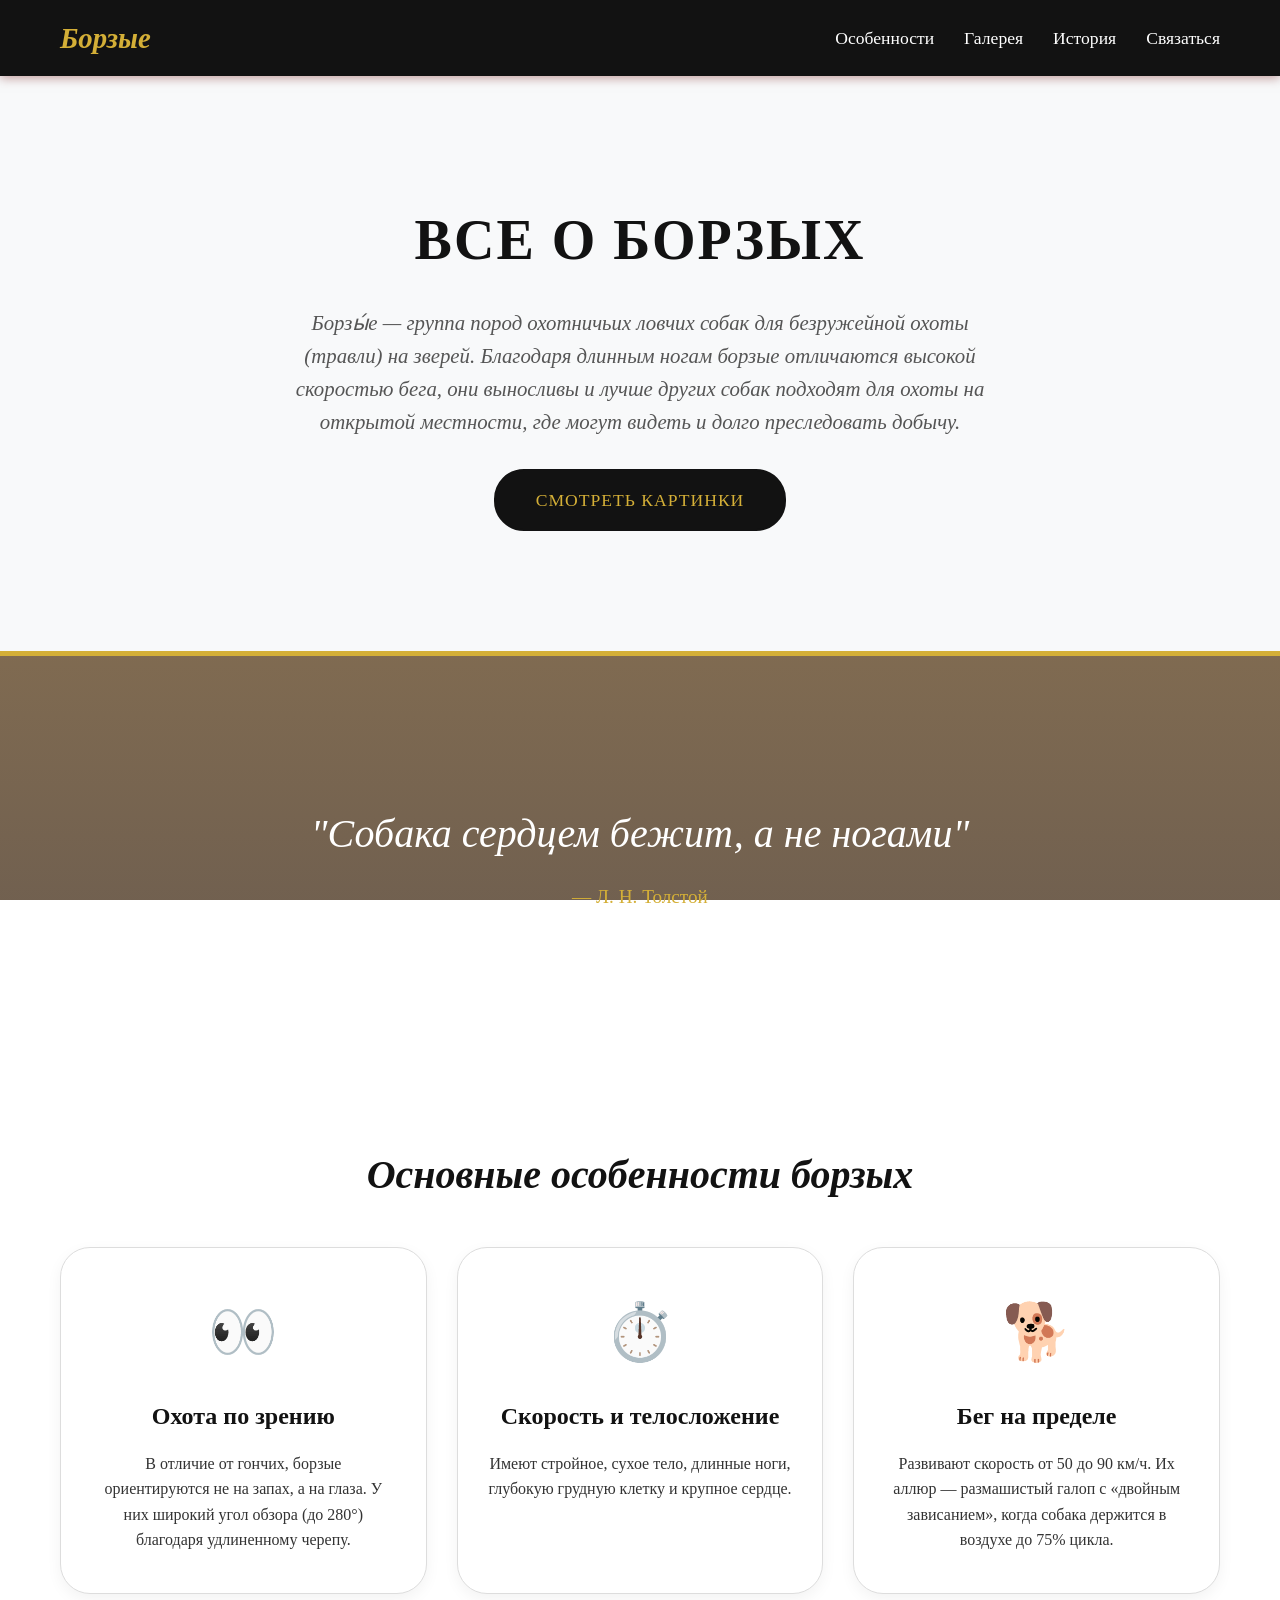
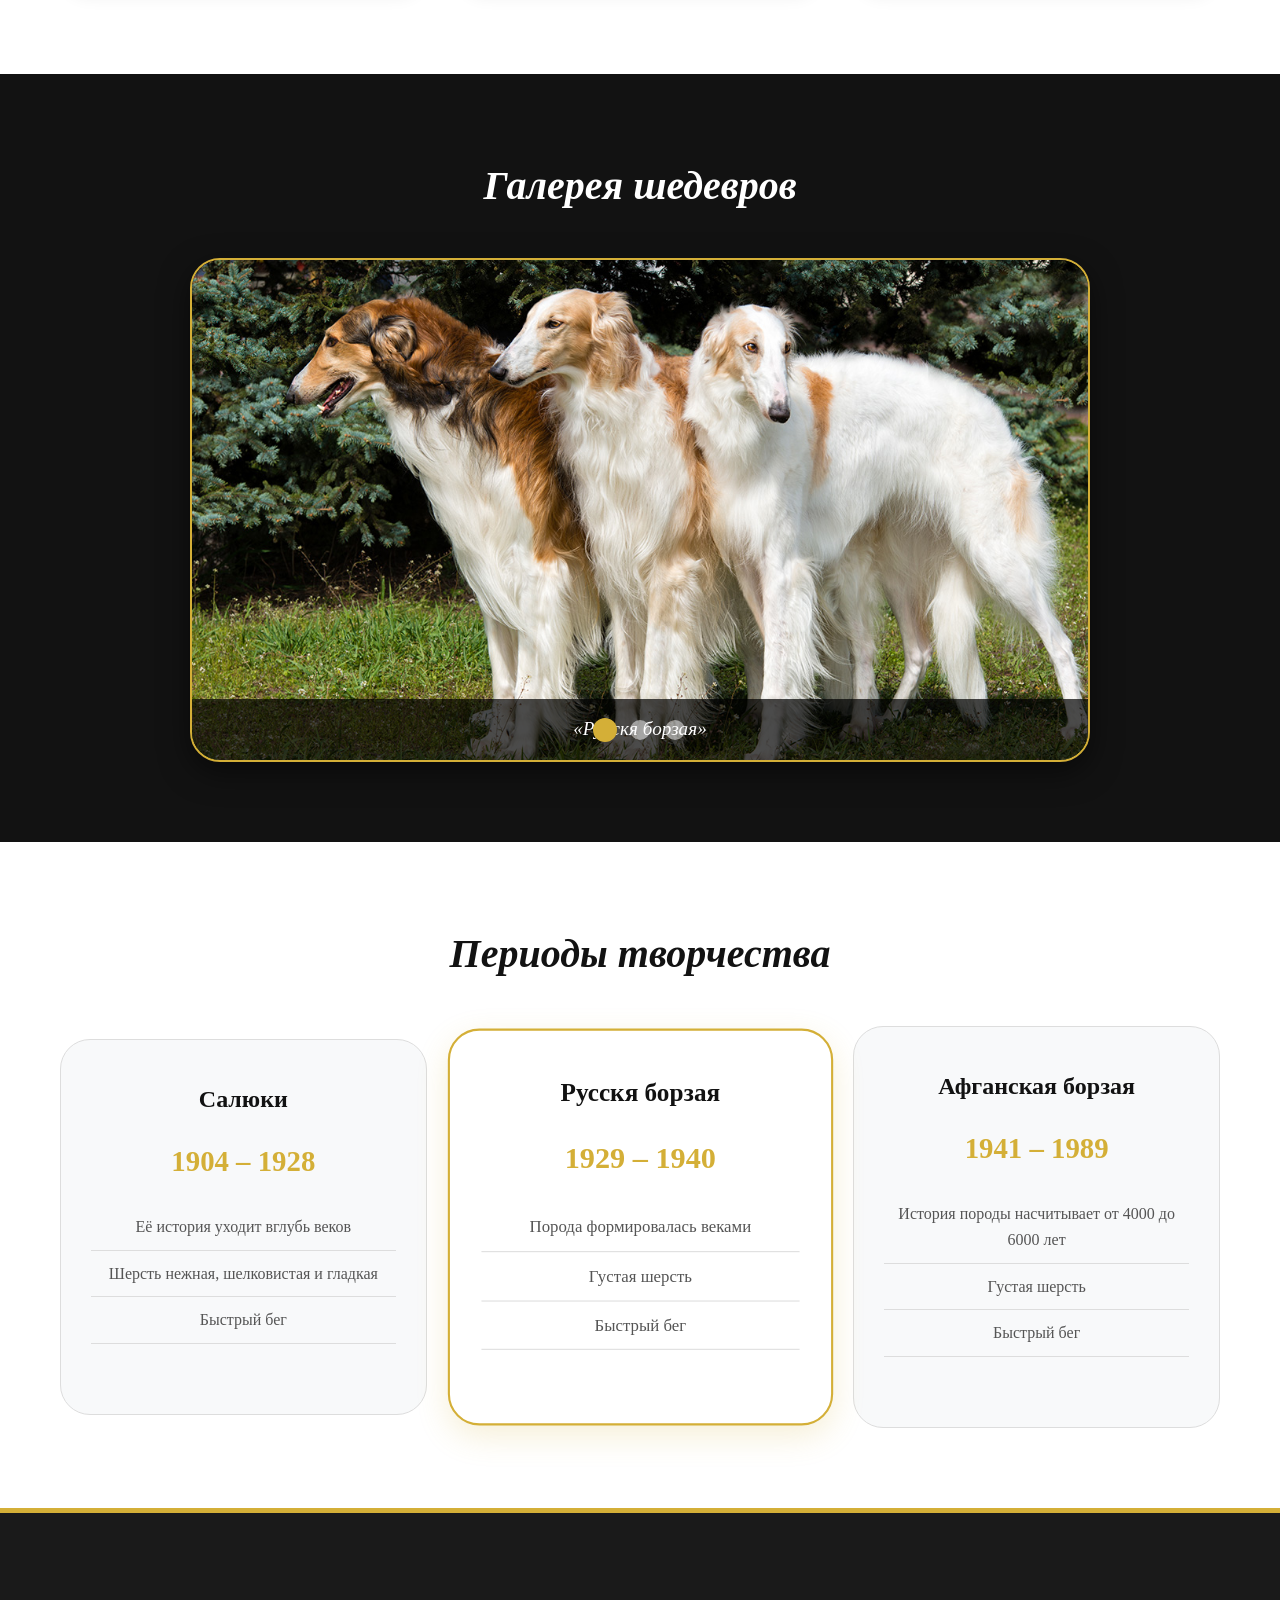
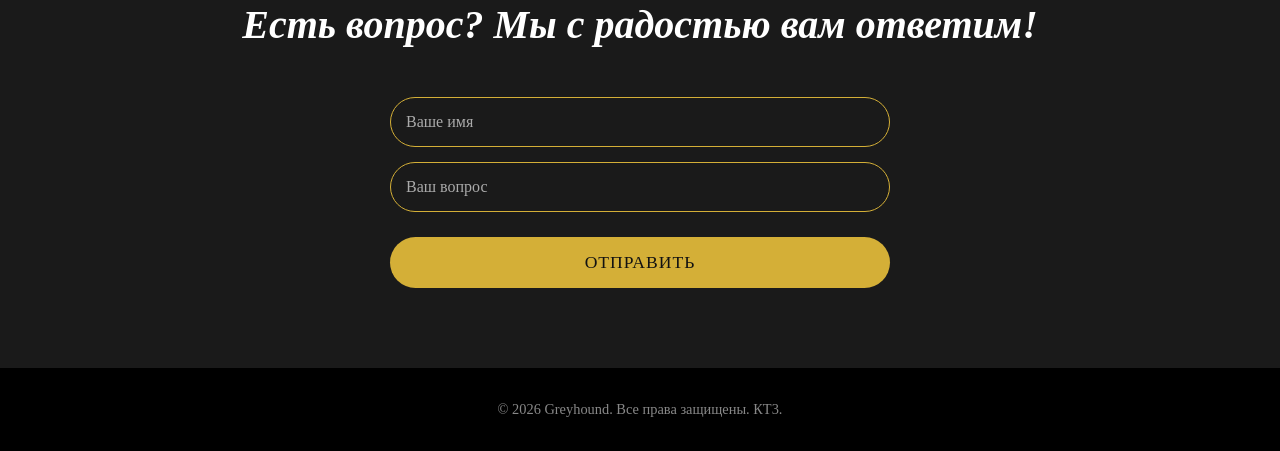
<file: index.html>
<!DOCTYPE html>
<html lang="ru">
<head>
    <meta charset="UTF-8">
    <meta name="viewport" content="width=device-width, initial-scale=1.0">
    <link rel="stylesheet" href="style.css">
    <title>Сальвадор Дали | Мир сюрреализма</title>
</head>
<body>
    <header>
        <div class="container header-inner">
            <a href="index.html" class="logo">Борзые</a>
            <nav>
                <ul>
                    <li><a href="Features.html">Особенности</a></li>
                    <li><a href="Gallery.html">Галерея</a></li>
                    <li><a href="ВАС_КТ3 (1).html">История</a></li>
                    <li><a href="Contact.html">Связаться</a></li>
                </ul>
            </nav>
        </div>
    </header>
    <section class="hero">
        <div class="container">
            <h1>ВСЕ О БОРЗЫХ</h1>
            <p>Борзы́е — группа пород охотничьих ловчих собак для безружейной охоты (травли) на зверей.
            Благодаря длинным ногам борзые отличаются высокой скоростью бега,
            они выносливы и лучше других собак подходят для охоты на открытой местности,
            где могут видеть и долго преследовать добычу.</p>
            <a href="#gallery" class="btn">Смотреть картинки</a>
        </div>
    </section>
    <section class="vibe-block">
        <div>
            <blockquote>
                "Собака сердцем бежит, а не ногами"
            </blockquote>
            <cite>— Л. Н. Толстой</cite>
        </div>
    </section>  
    <section id="themes">
        <div class="container">
            <h2>Основные особенности борзых</h2>
            <div class="themes-grid">
                <div class="theme-card">
                    <div class="icon-placeholder">👀</div>
                    <h3>Охота по зрению</h3>
                    <p>В отличие от гончих, борзые ориентируются не на запах, а на глаза. У них широкий угол обзора (до 280°) благодаря удлиненному черепу.</p>
                </div>
                <div class="theme-card">
                    <div class="icon-placeholder">⏱️</div>
                    <h3>Скорость и телосложение</h3>
                    <p> Имеют стройное, сухое тело, длинные ноги, глубокую грудную клетку и крупное сердце.</p>
                </div>
                <div class="theme-card">
                    <div class="icon-placeholder">🐕</div>
                    <h3>Бег на пределе</h3>
                    <p> Развивают скорость от 50 до 90 км/ч. Их аллюр — размашистый галоп с «двойным зависанием», когда собака держится в воздухе до 75% цикла.</p>
                </div>
            </div>
        </div>
    </section>
    <section id="gallery" class="slider-section">
        <div class="container">
            <h2>Галерея шедевров</h2>           
            <div class="css-slider">
                <input type="radio" name="slider" id="slide1" checked>
                <input type="radio" name="slider" id="slide2">
                <input type="radio" name="slider" id="slide3">
                <div class="slider-track">
                    <div class="slide">
                        <img src="rus_borz.jpg" alt="Русскя борзая">
                        <div class="slide-caption">«Русскя борзая»</div>
                    </div>
                    <div class="slide">
                        <img src="Шабак2.jpg" alt="Салюки">
                        <div class="slide-caption">«Салюки»</div>
                    </div>
                    <div class="slide">
                        <img src="ЕЩЕ Шабака.jpg" alt="Афганская борзая">
                        <div class="slide-caption">«Афганская борзая»</div>
                    </div>
                </div>
                <div class="slider-nav">
                    <label for="slide1"></label>
                    <label for="slide2"></label>
                    <label for="slide3"></label>
                </div>
            </div>
            
        </div>
    </section>
    <section id="eras">
        <div class="container">
            <h2>Периоды творчества</h2>
            <div class="era-grid">
                <div class="era-card">
                    <h3>Салюки</h3>
                    <div class="era-years">1904 – 1928</div>
                    <ul>
                        <li>Её история уходит вглубь веков</li>
                        <li>Шерсть нежная, шелковистая и гладкая</li>
                        <li>Быстрый бег</li>
                    </ul>
                </div>
                <div class="era-card popular">
                    <h3>Русскя борзая</h3>
                    <div class="era-years">1929 – 1940</div>
                    <ul>
                        <li>Порода формировалась веками</li>
                        <li>Густая шерсть</li>
                        <li>Быстрый бег</li>
                    </ul>
                </div>
                <div class="era-card">
                    <h3>Афганская борзая</h3>
                    <div class="era-years">1941 – 1989</div>
                    <ul>
                        <li>История породы насчитывает от 4000 до 6000 лет</li>
                        <li>Густая шерсть</li>
                        <li>Быстрый бег</li>
                    </ul>
                </div>
            </div>
        </div>
    </section>
    <section id="contact" class="contact-section">
        <div class="container">
            <h2>Есть вопрос? Мы с радостью вам ответим!</h2>
            <form class="contact-form">
                <input type="text" placeholder="Ваше имя" required>
                <input type="email" placeholder="Ваш вопрос" required>
                <button type="submit" class="btn">Отправить</button>
            </form>
        </div>
    </section>
    <footer>
        <div class="container">
            <p>&copy; 2026 Greyhound. Все права защищены. КТ3.</p>
        </div>
    </footer>
</body>
</html>
</file>
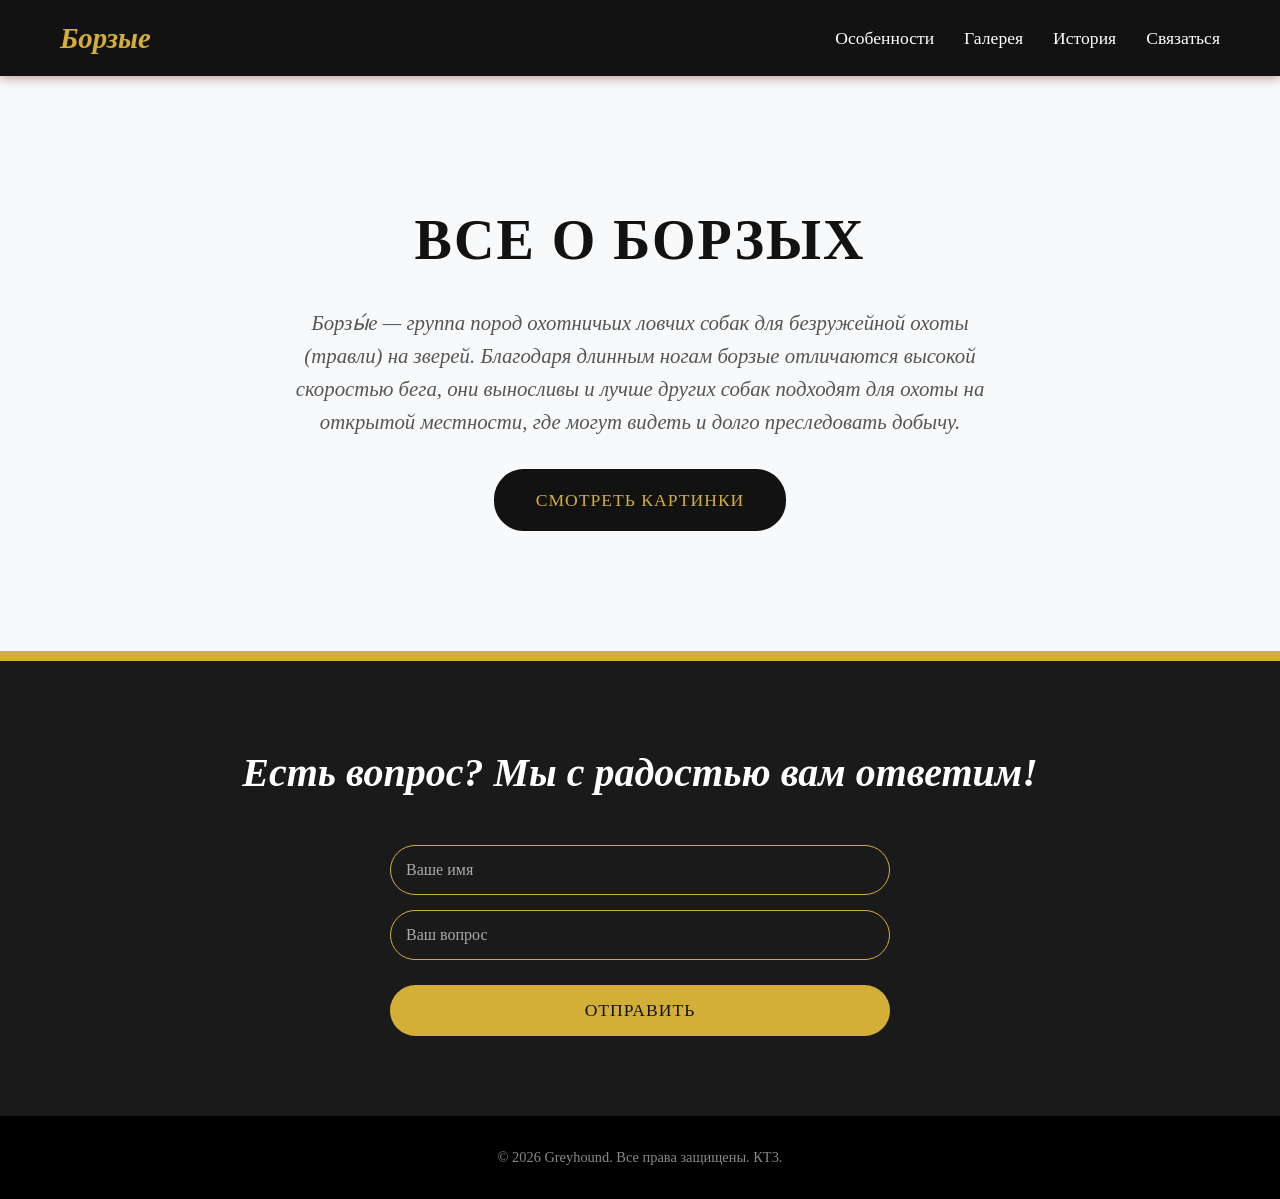
<file: Contact.html>
<!DOCTYPE html>
<html lang="ru">
<head>
    <meta charset="UTF-8">
    <meta name="viewport" content="width=device-width, initial-scale=1.0">
   <link rel="stylesheet" href="style.css">
    <title>Сальвадор Дали | Мир сюрреализма</title>
</head>
<body>
    <header>
        <div class="container header-inner">
            <a href="index.html" class="logo">Борзые</a>
            <nav>
                <ul>
                    <li><a href="Features.html">Особенности</a></li>
                    <li><a href="Gallery.html">Галерея</a></li>
                    <li><a href="ВАС_КТ3 (1).html">История</a></li>
                    <li><a href="Contact.html">Связаться</a></li>
                </ul>
            </nav>
        </div>
    </header>
      <section class="hero">
        <div class="container">
            <h1>ВСЕ О БОРЗЫХ</h1>
            <p>Борзы́е — группа пород охотничьих ловчих собак для безружейной охоты (травли) на зверей.
            Благодаря длинным ногам борзые отличаются высокой скоростью бега,
            они выносливы и лучше других собак подходят для охоты на открытой местности,
            где могут видеть и долго преследовать добычу.</p>
            <a href="#gallery" class="btn">Смотреть картинки</a>
        </div>
    </section>
    <section id="contact" class="contact-section">
        <div class="container">
            <h2>Есть вопрос? Мы с радостью вам ответим!</h2>
            <form class="contact-form">
                <input type="text" placeholder="Ваше имя" required>
                <input type="email" placeholder="Ваш вопрос" required>
                <button type="submit" class="btn">Отправить</button>
            </form>
        </div>
    </section>
    <footer>
        <div class="container">
            <p>&copy; 2026 Greyhound. Все права защищены. КТ3.</p>
        </div>
    </footer>
</body>
</html>
</file>
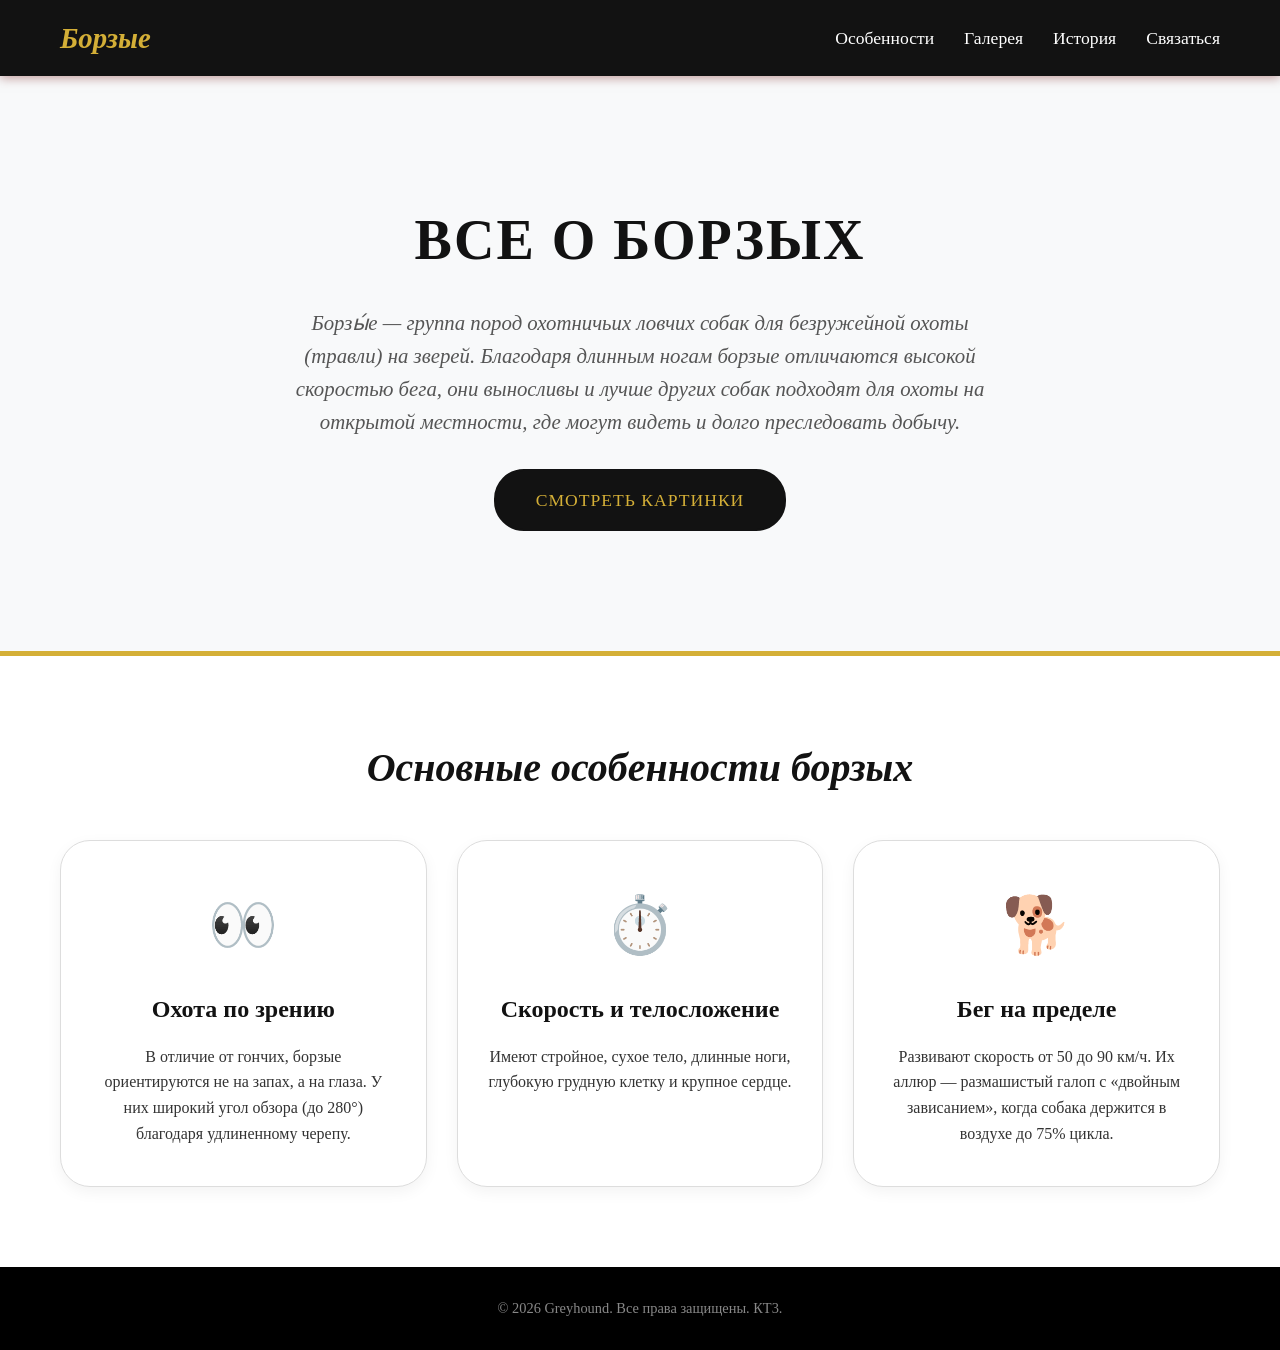
<file: Features.html>
<!DOCTYPE html>
<html lang="ru">
<head>
    <meta charset="UTF-8">
    <meta name="viewport" content="width=device-width, initial-scale=1.0">
    <link rel="stylesheet" href="style.css">
    <title>Сальвадор Дали | Мир сюрреализма</title>
</head>
<body>
    <header>
        <div class="container header-inner">
            <a href="index.html" class="logo">Борзые</a>
            <nav>
                <ul>
                    <li><a href="Features.html">Особенности</a></li>
                    <li><a href="Gallery.html">Галерея</a></li>
                    <li><a href="ВАС_КТ3 (1).html">История</a></li>
                    <li><a href="Contact.html">Связаться</a></li>
                </ul>
            </nav>
        </div>
    </header>
    <section class="hero">
        <div class="container">
            <h1>ВСЕ О БОРЗЫХ</h1>
            <p>Борзы́е — группа пород охотничьих ловчих собак для безружейной охоты (травли) на зверей.
            Благодаря длинным ногам борзые отличаются высокой скоростью бега,
            они выносливы и лучше других собак подходят для охоты на открытой местности,
            где могут видеть и долго преследовать добычу.</p>
            <a href="#gallery" class="btn">Смотреть картинки</a>
        </div>
    </section>
    <section id="themes">
        <div class="container">
            <h2>Основные особенности борзых</h2>
            <div class="themes-grid">
                <div class="theme-card">
                    <div class="icon-placeholder">👀</div>
                    <h3>Охота по зрению</h3>
                    <p>В отличие от гончих, борзые ориентируются не на запах, а на глаза. У них широкий угол обзора (до 280°) благодаря удлиненному черепу.</p>
                </div>
                <div class="theme-card">
                    <div class="icon-placeholder">⏱️</div>
                    <h3>Скорость и телосложение</h3>
                    <p> Имеют стройное, сухое тело, длинные ноги, глубокую грудную клетку и крупное сердце.</p>
                </div>
                <div class="theme-card">
                    <div class="icon-placeholder">🐕</div>
                    <h3>Бег на пределе</h3>
                    <p> Развивают скорость от 50 до 90 км/ч. Их аллюр — размашистый галоп с «двойным зависанием», когда собака держится в воздухе до 75% цикла.</p>
                </div>
            </div>
        </div>
    </section>
    <footer>
        <div class="container">
            <p>&copy; 2026 Greyhound. Все права защищены. КТ3.</p>
        </div>
    </footer>
</body>
</html>
</file>
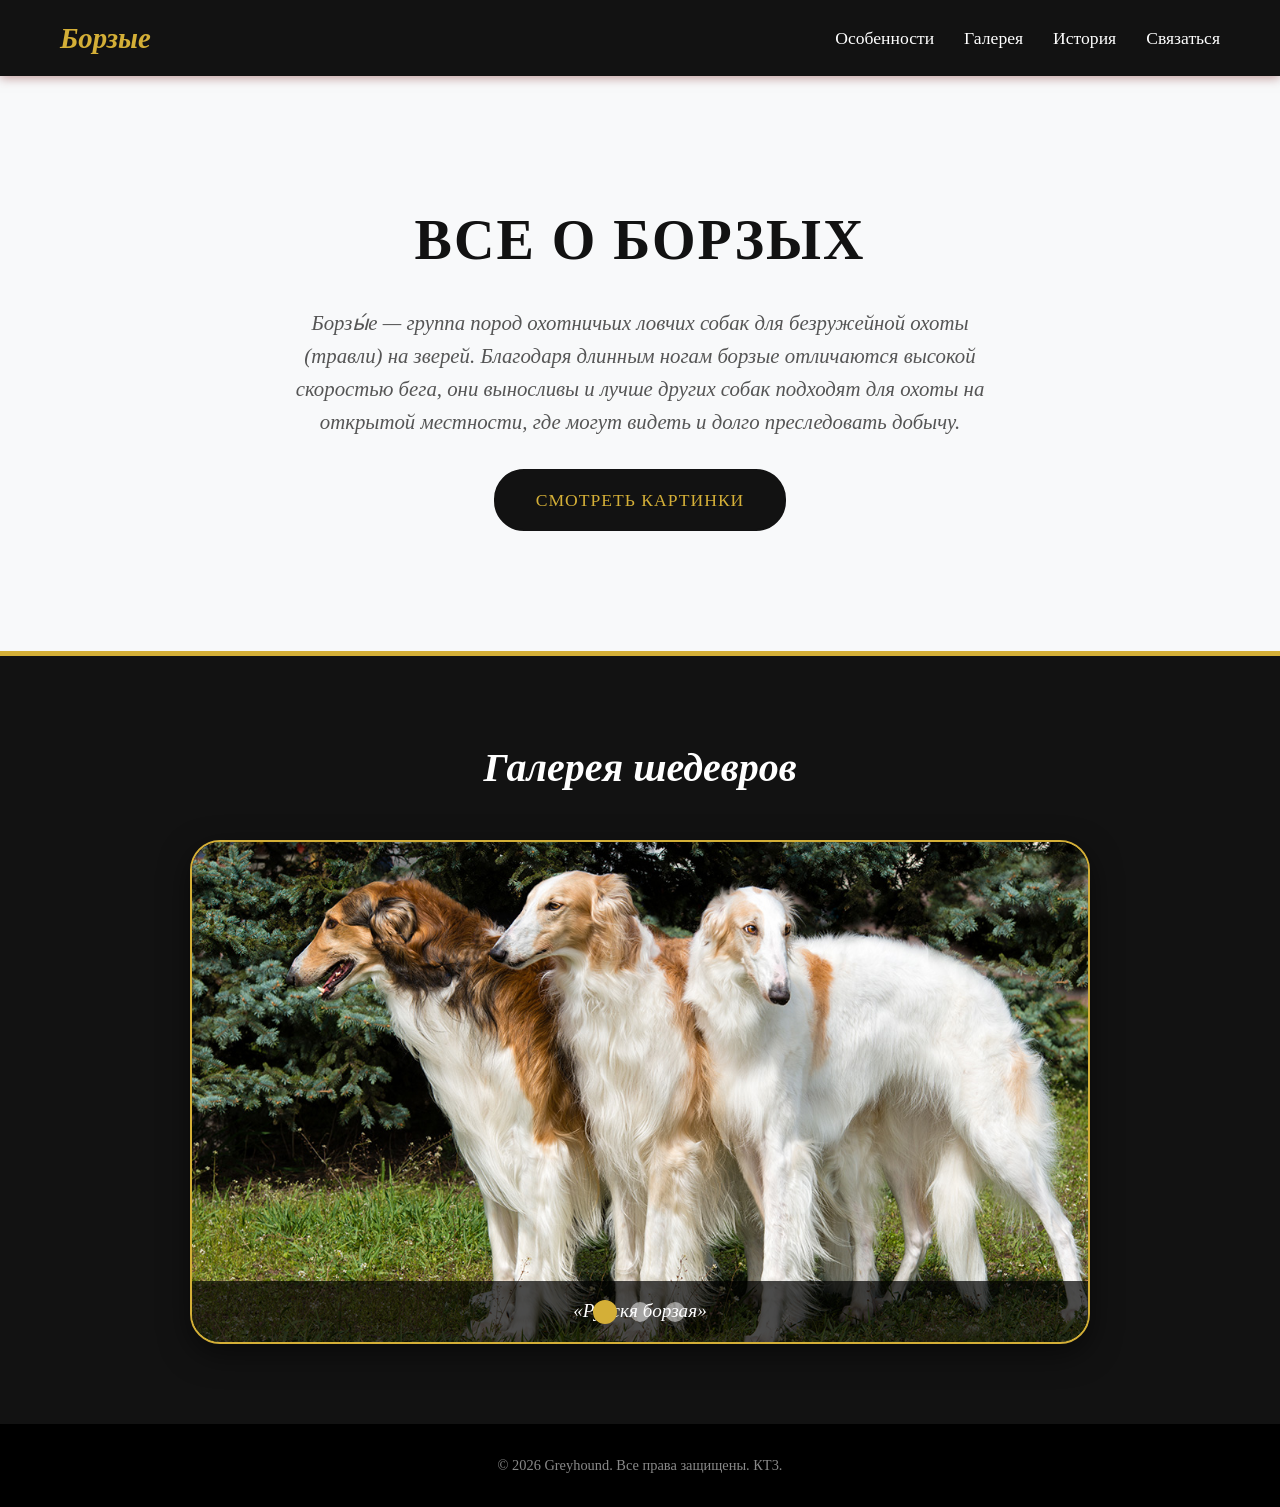
<file: Gallery.html>
<!DOCTYPE html>
<html lang="ru">
<head>
    <meta charset="UTF-8">
    <meta name="viewport" content="width=device-width, initial-scale=1.0">
    <link rel="stylesheet" href="style.css">
    <title>Сальвадор Дали | Мир сюрреализма</title>
</head>
<body>
    <header>
        <div class="container header-inner">
            <a href="index.html" class="logo">Борзые</a>
            <nav>
                <ul>
                    <li><a href="Features.html">Особенности</a></li>
                    <li><a href="Gallery.html">Галерея</a></li>
                    <li><a href="ВАС_КТ3 (1).html">История</a></li>
                    <li><a href="Contact.html">Связаться</a></li>
                </ul>
            </nav>
        </div>
    </header>
    <section class="hero">
        <div class="container">
            <h1>ВСЕ О БОРЗЫХ</h1>
            <p>Борзы́е — группа пород охотничьих ловчих собак для безружейной охоты (травли) на зверей.
            Благодаря длинным ногам борзые отличаются высокой скоростью бега,
            они выносливы и лучше других собак подходят для охоты на открытой местности,
            где могут видеть и долго преследовать добычу.</p>
            <a href="#gallery" class="btn">Смотреть картинки</a>
        </div>
    </section>
    <section id="gallery" class="slider-section">
        <div class="container">
            <h2>Галерея шедевров</h2>           
            <div class="css-slider">
                <input type="radio" name="slider" id="slide1" checked>
                <input type="radio" name="slider" id="slide2">
                <input type="radio" name="slider" id="slide3">
                <div class="slider-track">
                    <div class="slide">
                        <img src="rus_borz.jpg" alt="Русскя борзая">
                        <div class="slide-caption">«Русскя борзая»</div>
                    </div>
                    <div class="slide">
                        <img src="Шабак2.jpg" alt="Салюки">
                        <div class="slide-caption">«Салюки»</div>
                    </div>
                    <div class="slide">
                        <img src="ЕЩЕ Шабака.jpg" alt="Афганская борзая">
                        <div class="slide-caption">«Афганская борзая»</div>
                    </div>
                </div>
                <div class="slider-nav">
                    <label for="slide1"></label>
                    <label for="slide2"></label>
                    <label for="slide3"></label>
                </div>
            </div>
            
        </div>
    </section>
    <footer>
        <div class="container">
            <p>&copy; 2026 Greyhound. Все права защищены. КТ3.</p>
        </div>
    </footer>
</body>
</html>
</file>
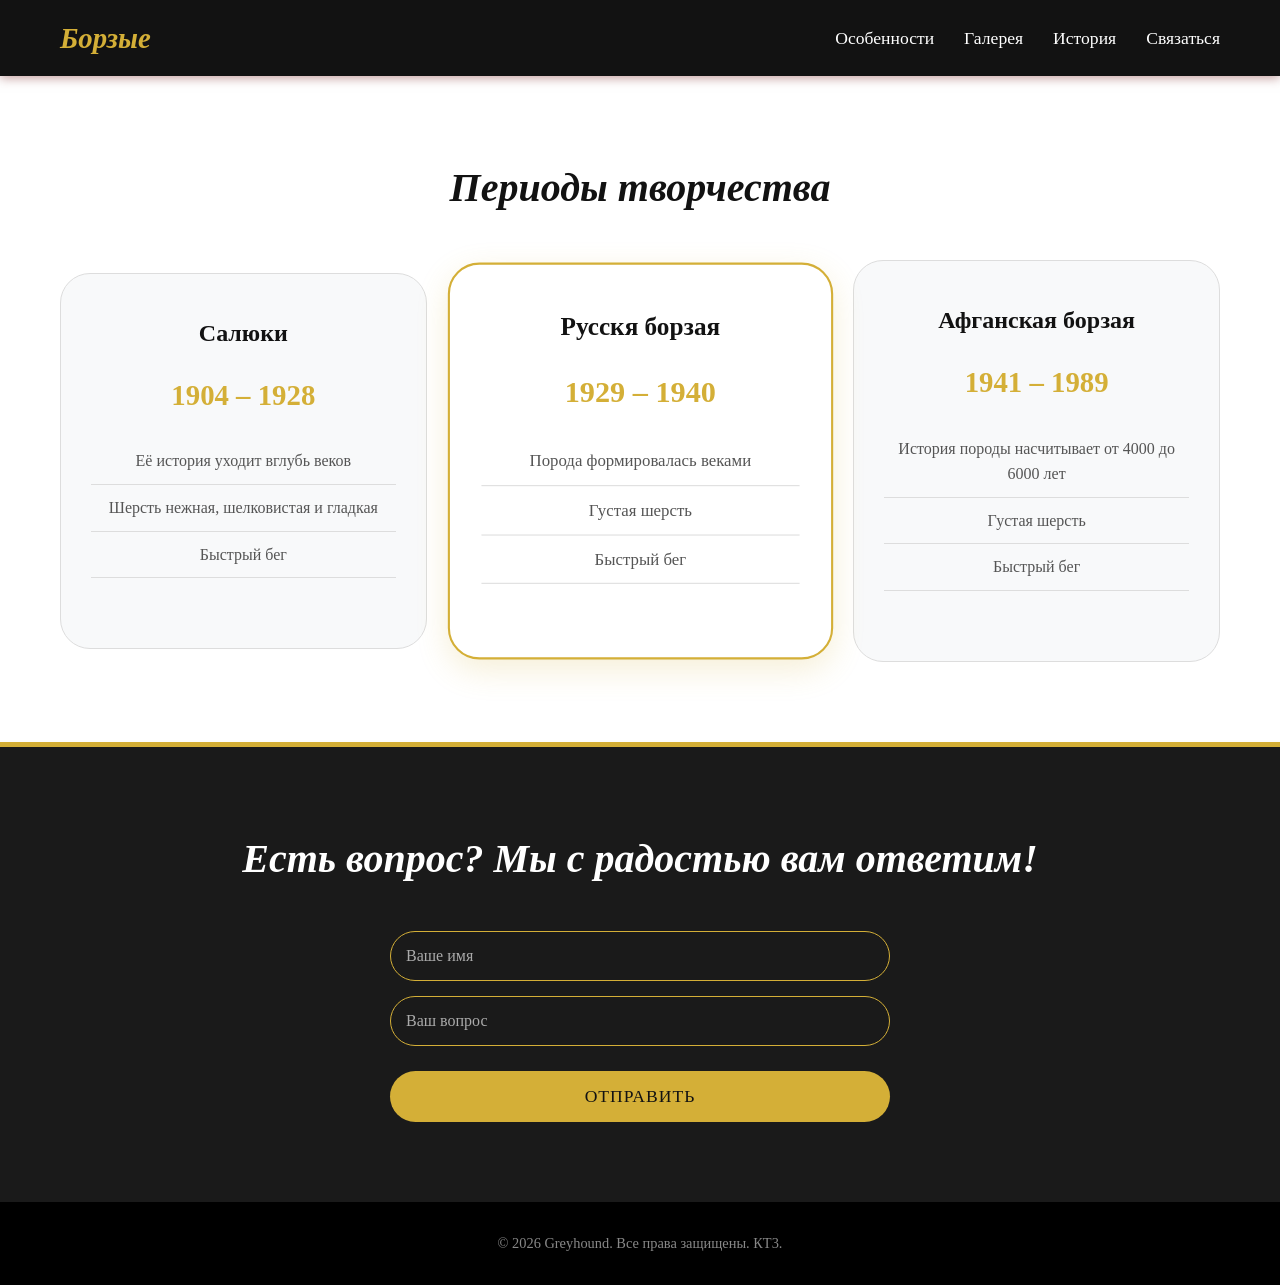
<file: ВАС_КТ3 (1).html>
<!DOCTYPE html>
<html lang="ru">
<head>
    <meta charset="UTF-8">
    <meta name="viewport" content="width=device-width, initial-scale=1.0">
    <link rel="stylesheet" href="style.css">
    <title>Сальвадор Дали | Мир сюрреализма</title>
</head>
<body>
    <header>
        <div class="container header-inner">
            <a href="index.html" class="logo">Борзые</a>
            <nav>
                <ul>
                    <li><a href="Features.html">Особенности</a></li>
                    <li><a href="Gallery.html">Галерея</a></li>
                    <li><a href="ВАС_КТ3 (1).html">История</a></li>
                    <li><a href="Contact.html">Связаться</a></li>
                </ul>
            </nav>
        </div>
    </header>
        <section id="eras">
        <div class="container">
            <h2>Периоды творчества</h2>
            <div class="era-grid">
                <div class="era-card">
                    <h3>Салюки</h3>
                    <div class="era-years">1904 – 1928</div>
                    <ul>
                        <li>Её история уходит вглубь веков</li>
                        <li>Шерсть нежная, шелковистая и гладкая</li>
                        <li>Быстрый бег</li>
                    </ul>
                </div>
                <div class="era-card popular">
                    <h3>Русскя борзая</h3>
                    <div class="era-years">1929 – 1940</div>
                    <ul>
                        <li>Порода формировалась веками</li>
                        <li>Густая шерсть</li>
                        <li>Быстрый бег</li>
                    </ul>
                </div>
                <div class="era-card">
                    <h3>Афганская борзая</h3>
                    <div class="era-years">1941 – 1989</div>
                    <ul>
                        <li>История породы насчитывает от 4000 до 6000 лет</li>
                        <li>Густая шерсть</li>
                        <li>Быстрый бег</li>
                    </ul>
                </div>
            </div>
        </div>
    </section>
    <section id="contact" class="contact-section">
        <div class="container">
            <h2>Есть вопрос? Мы с радостью вам ответим!</h2>
            <form class="contact-form">
                <input type="text" placeholder="Ваше имя" required>
                <input type="email" placeholder="Ваш вопрос" required>
                <button type="submit" class="btn">Отправить</button>
            </form>
        </div>
    </section>
    <footer>
        <div class="container">
            <p>&copy; 2026 Greyhound. Все права защищены. КТ3.</p>
        </div>
    </footer>
</body>
</html>
</file>
<file: style.css>
:root {
            --primary: #d4af37; 
            --dark: #121212;    
            --light: #f8f9fa;  
            --text: #333;
            --white: #ffffff;
        }
        * {
            margin: 0;
            padding: 0;
            box-sizing: border-box;
            font-family: 'Georgia', serif;
        }
        body {
            color: var(--text);
            background-color: var(--white);
            line-height: 1.6;
        }
        .container {
            max-width: 1200px;
            margin: 0 auto;
            padding: 0 20px;
        }
        section {
            padding: 80px 0;
        }
        h2 {
            text-align: center;
            font-size: 2.5rem;
            margin-bottom: 40px;
            color: var(--dark);
            font-style: italic;
        }
        header {
            position: sticky; /* Липкая шапка */
            top: 0;
            background-color: var(--dark);
            box-shadow: 0 2px 10px rgba(136, 59, 59, 0.5);
            z-index: 1000;
            padding: 15px 0;
        }
        .header-inner {
            display: flex; 
            justify-content: space-between;
            align-items: center;
        }
        .logo {
            font-size: 1.8rem;
            font-weight: bold;
            color: var(--primary);
            text-decoration: none;
            font-style: italic;
        }
        nav ul {
            display: flex;
            list-style: none;
            gap: 30px;
        }
        nav a {
            text-decoration: none;
            color: var(--white);
            font-size: 1.1rem;
            transition: color 0.3s;
        }
        nav a:hover {
            color: var(--primary);
        }
        .hero {
            background-color: var(--light);
            text-align: center;
            padding: 120px 0;
            border-bottom: 5px solid var(--primary);
        }
        .hero h1 {
            font-size: 3.5rem;
            margin-bottom: 20px;
            color: var(--dark);
            text-transform: uppercase;
            letter-spacing: 2px;
        }
        .hero p {
            font-size: 1.3rem;
            max-width: 700px;
            margin: 0 auto 30px;
            color: #555;
            font-style: italic;
        }
        .btn {
            display: inline-block;
            background-color: var(--dark);
            color: var(--primary);
            padding: 15px 40px;
            text-decoration: none;
            font-size: 1.1rem;
            transition: background 0.3s, color 0.3s;
            border: 2px solid var(--dark);
            cursor: pointer;
            text-transform: uppercase;
            letter-spacing: 1px;
            border-radius: 30PX;
        }
        .btn:hover {
            background-color: var(--primary);
            color: var(--dark);
        }
        .vibe-block {
            background: linear-gradient(rgba(128, 82, 12, 0.7), rgba(53, 29, 5, 0.7)) center/cover fixed;
            padding: 150px 20px;
            text-align: center;
            color: var(--white);
            display: flex;
            justify-content: center;
            align-items: center;
            min-height: 400px;
        }
        .vibe-block blockquote {
            font-size: 2.5rem;
            font-style: italic;
            max-width: 900px;
            line-height: 1.4;
        }
        .vibe-block cite {
            display: block;
            margin-top: 20px;
            font-size: 1.2rem;
            color: var(--primary);
            font-style: normal;
        }
        .themes-grid {
            display: grid;
            grid-template-columns: repeat(auto-fit, minmax(300px, 1fr));
            gap: 30px;
        }
        .theme-card {
            background: var(--white);
            padding: 40px 30px;
            text-align: center;
            box-shadow: 0 5px 15px rgba(0,0,0,0.05);
            border: 1px solid #ddd;
            transition: transform 0.3s ease, box-shadow 0.3s ease, background 0.3s ease;
            border-radius: 30PX;
        }
        .theme-card:hover {
            transform: translateY(-10px); 
            box-shadow: 0 15px 30px rgba(212, 175, 55, 0.3);
            background: var(--primary);
        }
        .theme-card h3 {
            color: var(--dark);
            margin-bottom: 15px;
            font-size: 1.5rem;
        }
        .icon-placeholder {
            font-size: 3.5rem;
            margin-bottom: 20px;
        }
        .slider-section {
            background-color: var(--dark);
            color: var(--white);
        }
        .slider-section h2 {
            color: var(--white);
        }
        
        .css-slider {
            max-width: 900px;
            margin: 0 auto;
            position: relative;
            overflow: hidden;
            border: 2px solid var(--primary);
            box-shadow: 0 10px 30px rgba(0,0,0,0.5);
            border-radius: 30PX;
        }
        
        .css-slider input[type="radio"] {
            display: none;
        }
        .slider-track {
            display: flex;
            width: 300%; 
            transition: transform 0.5s ease-in-out;
        }
        
        .slide {
            width: 33.333%; 
            height: 500px;
            position: relative;
        }
        
        .slide img {
            width: 100%;
            height: 100%;
            object-fit: cover;
        }
        
        .slide-caption {
            position: absolute;
            bottom: 0;
            left: 0;
            width: 100%;
            background: rgba(0,0,0,0.7);
            color: var(--white);
            padding: 15px;
            text-align: center;
            font-size: 1.2rem;
            font-style: italic;
        }
        
        #slide1:checked ~ .slider-track { transform: translateX(0); }
        #slide2:checked ~ .slider-track { transform: translateX(-33.333%); }
        #slide3:checked ~ .slider-track { transform: translateX(-66.666%); }

        .slider-nav {
            position: absolute;
            bottom: 20px;
            width: 100%;
            display: flex;
            justify-content: center;
            gap: 15px;
            z-index: 10;
        }
        .slider-nav label {
            width: 20px;
            height: 20px;
            background: rgba(255, 255, 255, 0.5);
            border-radius: 50%;
            cursor: pointer;
            transition: background 0.3s, transform 0.3s;
        }
        .slider-nav label:hover {
            background: var(--primary);
            transform: scale(1.2);
        }

        #slide1:checked ~ .slider-nav label[for="slide1"],
        #slide2:checked ~ .slider-nav label[for="slide2"],
        #slide3:checked ~ .slider-nav label[for="slide3"] {
            background: var(--primary);
            transform: scale(1.2);
        }

        .era-grid {
            display: grid;
            grid-template-columns: repeat(3, 1fr);
            gap: 30px;
            align-items: center;
        }
        .era-card {
            background: var(--light);
            border: 1px solid #ddd;
            padding: 40px 30px;
            text-align: center;
            transition: 0.3s;
            border-radius: 30PX; 
        }
        .era-card.popular {
            border: 2px solid var(--primary);
            transform: scale(1.05);
            box-shadow: 0 10px 30px rgba(212, 175, 55, 0.2);
            background: var(--white);
        }
        .era-card h3 {
            font-size: 1.5rem;
            margin-bottom: 20px;
            color: var(--dark);
        }
        .era-years {
            font-size: 1.8rem;
            font-weight: bold;
            color: var(--primary);
            margin-bottom: 20px;
        }
        .era-card ul {
            list-style: none;
            margin-bottom: 30px;
        }
        .era-card ul li {
            padding: 10px 0;
            border-bottom: 1px solid #ddd;
            color: #555;
        }
        .contact-section {
            background-color: #1a1a1a;
            color: var(--white);
            border-top: 5px solid var(--primary);
        }
        .contact-section h2 {
            color: var(--white);
        }
        .contact-form {
            max-width: 500px;
            margin: 0 auto;
            display: flex;
            flex-direction: column;
            gap: 15px;
        }
        .contact-form input {
            padding: 15px;
            border: 1px solid var(--primary);
            background: transparent;
            color: var(--white);
            font-size: 1rem;
            font-family: inherit;
            border-radius: 30PX;
        }
        .contact-form input::placeholder {
            color: #aaa;
        }
        .contact-form button {
            margin-top: 10px;
            background-color: var(--primary);
            color: var(--dark);
            border: none;
        }
        .contact-form button:hover {
            background-color: #b8962e;
        }
        footer {
            background-color: #000;
            color: #888;
            text-align: center;
            padding: 30px 0;
            font-size: 0.9rem;
        }


        @media (max-width: 992px) {
            .hero h1 { font-size: 2.8rem; }
            .vibe-block blockquote { font-size: 2rem; }
            .era-grid {
                grid-template-columns: repeat(auto-fit, minmax(280px, 1fr));
            }
            .era-card.popular {
                transform: scale(1); 
            }
        }

        @media (max-width: 768px) {
            section { padding: 50px 0; }
            h2 { font-size: 2rem; }
            .header-inner {
                flex-direction: column;
                gap: 15px;
            }
            nav ul {
                flex-wrap: wrap;
                justify-content: center;
                gap: 15px;
            }
            .slide { height: 350px; }
        }

        @media (max-width: 480px) {
            .hero h1 { font-size: 2rem; }
            .hero p { font-size: 1rem; }
            .vibe-block { padding: 80px 15px; }
            .vibe-block blockquote { font-size: 1.5rem; }
            .themes-grid { grid-template-columns: 1fr; }
            .slide { height: 250px; }
        }
</file>
